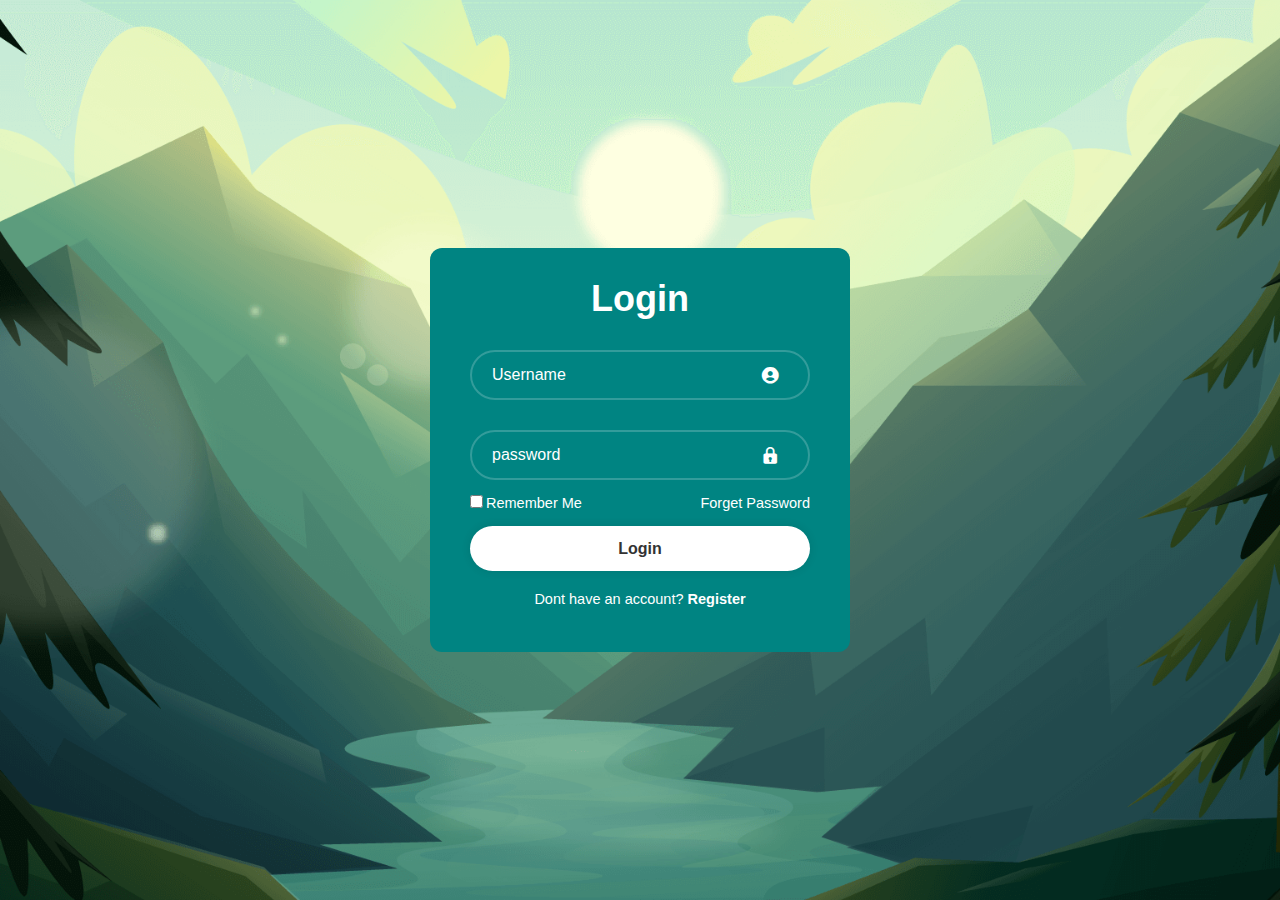
<file: LoginPage1/index.html>
<!DOCTYPE html>
<html lang="en">
<head>
    <meta charset="UTF-8">
    <meta name="viewport" content="width=device-width, initial-scale=1.0">
    <title>Login Form</title>
    <link rel="stylesheet" href="styles.css">
    <link href='https://unpkg.com/boxicons@2.1.4/css/boxicons.min.css' rel='stylesheet'>
</head>
<body>
    <div class="wrapper">
        <form action="">
            <h1>Login</h1>
            <div class="input-box">
                <input type="text" placeholder="Username" required>
                <i class='bx bxs-user-circle' ></i>
            </div>
            <div class="input-box">
                <input type="password" placeholder="password" required>
                <i class='bx bxs-lock' ></i>
            </div>
            <div class="remember-forgot">
                <label><input type="checkbox">Remember Me</label>
                <a href="#">Forget Password</a>
            </div>
            <button type="submit" class="btn">Login</button>
            <div class="register-link">
                <p>Dont have an account? <a href="#">Register</a></p>
            </div>
        </form>
    </div>
</body>
</html>
</file>
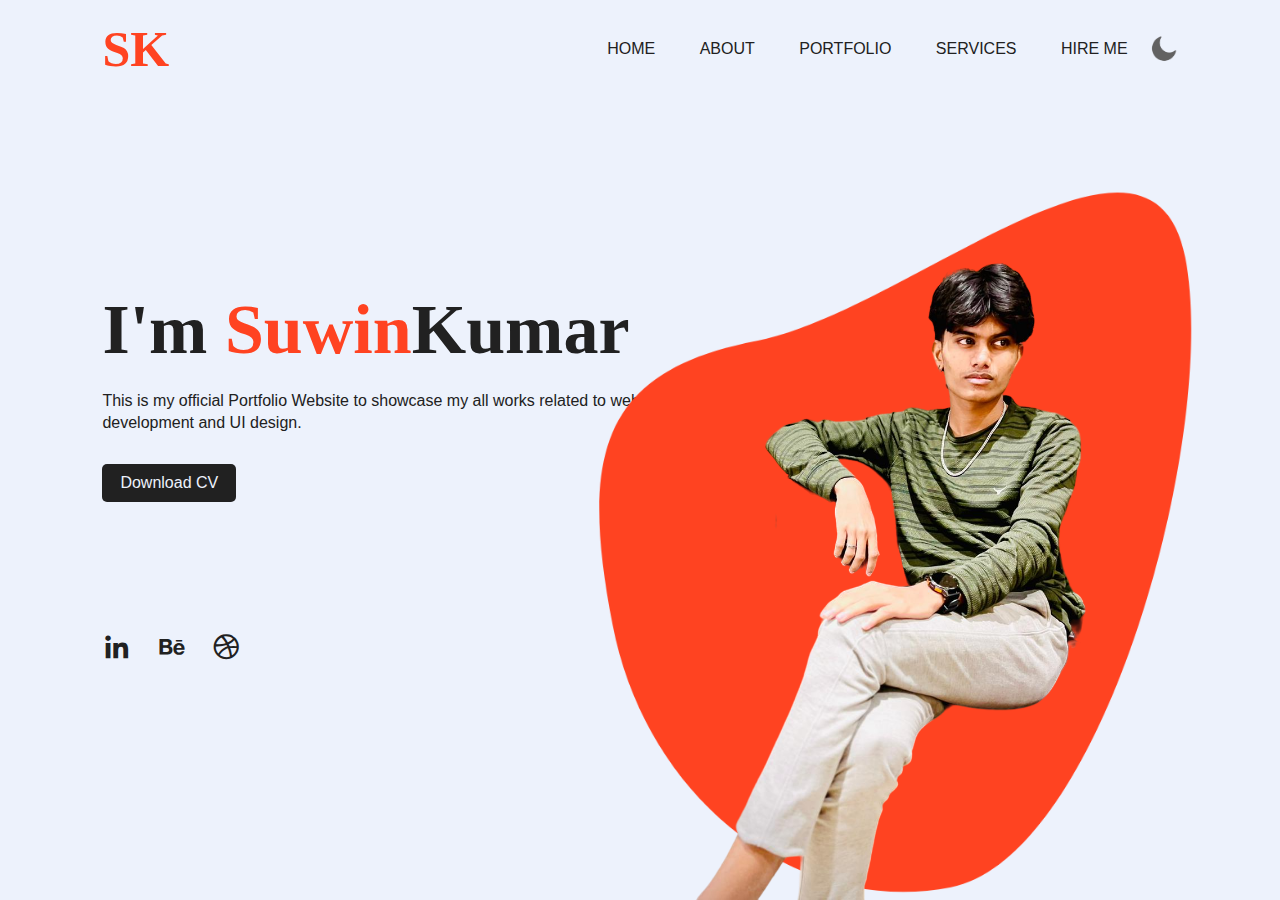
<file: PortfolioWebsite/index.html>
<!DOCTYPE html>
<html lang="en">
<head>
    <meta charset="UTF-8">
    <meta name="viewport" content="width=device-width, initial-scale=1.0">
    <title>Portfolio Website</title>
    <link rel="stylesheet" href="style.css">
    <link href='https://unpkg.com/boxicons@2.1.4/css/boxicons.min.css' rel='stylesheet'>

</head>
<body>
    <div class="hero">
        <nav>
            <h1 class="logo">SK</h1>
            <ul>
                <li><a href="">HOME</a></li>
                <li><a href="">ABOUT</a></li>
                <li><a href="">PORTFOLIO</a></li>
                <li><a href="">SERVICES</a></li>
                <li><a href="">HIRE ME</a></li>
            </ul>
            <img src="moon.png" id="icon">
        </nav>
        <div class="info">
            <h1>I'm <span>Suwin</span>Kumar</h1>
            <p>This is my official Portfolio Website to showcase my
                all works related to web<br> development and UI design.</p>
                <a href="">Download CV</a>
        </div>
        <div class="img-box">
            <img src="pattern.png" class="back-img">
            <img src="sk.png" class="main-img">
        </div>
        <div class="social-links">
            <a href=""><i class='bx bxl-linkedin'></i></i></a>
            <a href=""><i class='bx bxl-behance' ></i></i></a>
            <a href=""><i class='bx bxl-dribbble' ></i></i></a>
        </div>
    </div>
    <Script src="script.js"></Script>
</body>
</html>
</file>
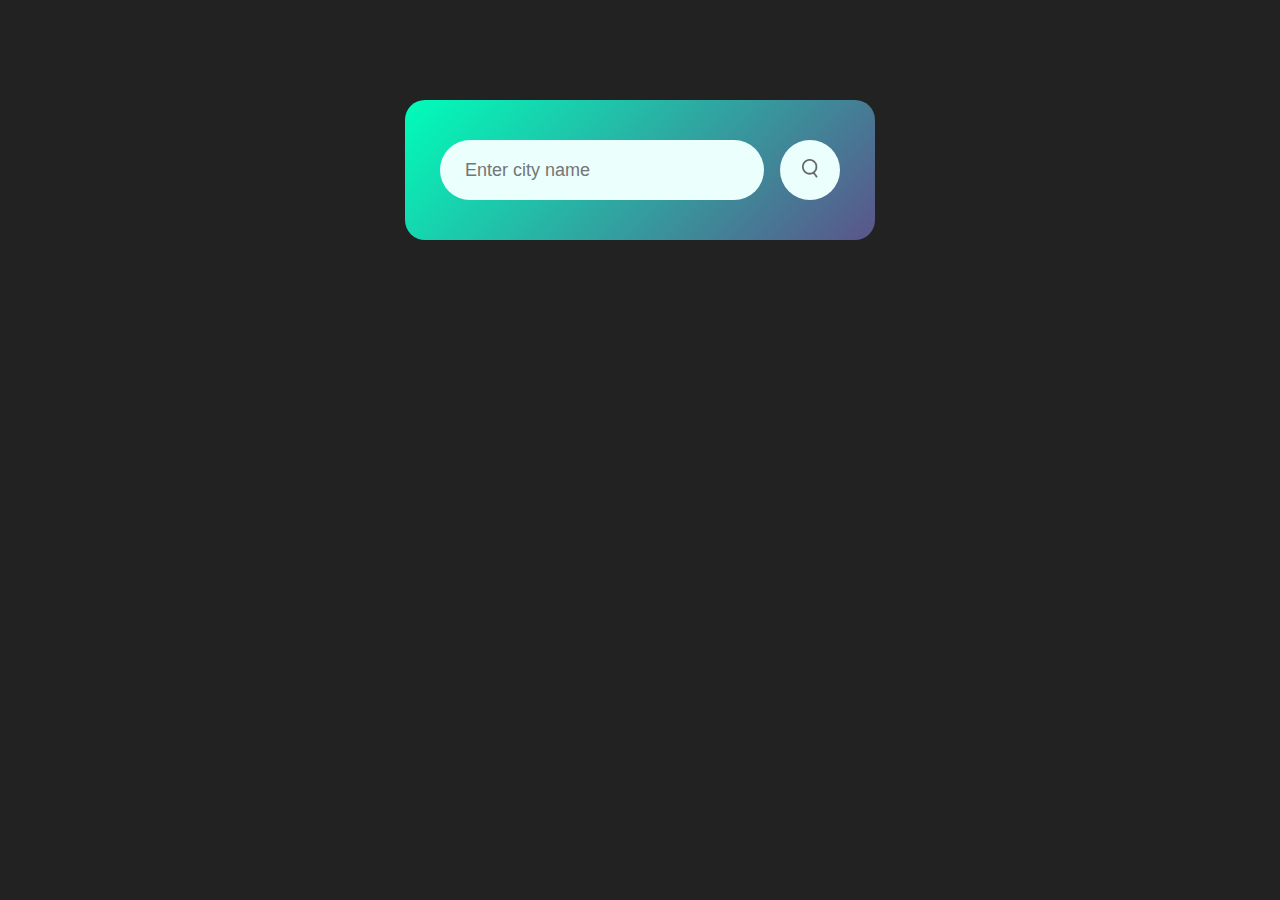
<file: WeatherApp/index.html>
<!DOCTYPE html>
<html lang="en">
<head>
    <meta charset="UTF-8">
    <meta name="viewport" content="width=device-width, initial-scale=1.0">
    <title>Weather App</title>
    <link rel="stylesheet" href="style.css">
</head>
<body>
    <div class="card">
        <div class="search">
            <input type="text" placeholder="Enter city name" spellcheck="false">
            <button><img src="search.png"></button>
        </div>
        <div class="error">
            <p>Invalid city name</p>
        </div>
        <div class="weather">
            <img src="rain.png" class="weather-icon">
            <h1 class="temp">22°C</h1>
            <h2 class="city">New York</h2>
            <div class="details">
                <div class="col">
                    <img src="humidity.png">
                    <div>
                        <p class="humidity">50%</p>
                        <p>Humidity</p>
                    </div>
                </div>
                <div class="col">
                    <img src="wind.png">
                    <div>
                        <p class="wind">15 km/h</p>
                        <p>Wind Speed</p>
                    </div>
                </div>
            </div>
        </div>
    </div>
    <script src="script.js"></script>
</body>
</html>
</file>
<file: LoginPage1/styles.css>
*{
    margin: 0;
    padding: 0;
    box-sizing:border-box;
    font-family: "poppins", sans-serif;
}
body{
    display: flex;
    justify-content:center;
    align-items: center;
    min-height: 100vh;
    background: url(1.png) no-repeat;
    background-size: cover;
    background-position: center;
}
.wrapper{
    width: 420px;
    background: rgb(0, 132, 130);
    color: #fff;
    border-radius: 12px;
    padding: 30px 40px;
}
.wrapper h1{
    font-size: 36px;
    text-align: center;
}
.wrapper  .input-box{
    position: relative;
    width: 100%;
    height: 50px;
    margin: 30px 0;
}
.input-box input{
    width: 100%;
    height: 100%;
    background: transparent;
    border: none;
    outline: none;
    border: 2px solid rgba(255,255,255,.2);
    border-radius: 40px;
    font-size: 16px;
    color: #fff;
    padding: 20px 45px 20px 20px;
}
.input-box input::placeholder{
    color: #fff;
}
.input-box i{
    position: absolute;
    right: 20px;
    top: 30%;
    transform: translate(-50%);
    font-size: 20px;
}
.wrapper  .remember-forgot{
    display: flex;
    justify-content: space-between;
    font-size: 14.5px;
    margin: -15px 0 15px; 
}
.remember-forgot label input{
    accent-color: #fff;
    margin-right: 3px;
}
.remember-forgot a{
    color: #fff;
    text-decoration: none;
}
.remember-forgot a:hover{
    text-decoration: underline;
}
.wrapper  .btn{
    width: 100%;
    height: 45px;
    background: #fff;
    border: none;
    outline: none;
    border-radius: 40px;
    box-shadow: 0 0 10px rgba(0,0,0,.1);
    cursor: pointer;
    font-size: 16px;
    color: #333;
    font-weight: 600;
}
.wrapper  .register-link{
    font-size: 14.5px;
    text-align: center;
    margin: 20px 0 15px;
}
.register-link p a{
    color: #fff;
    text-decoration: none;
    font-weight: 600;
}
.register-link p a:hover{
    text-decoration: underline;
}
</file>
<file: PortfolioWebsite/style.css>
*{
    margin: 0;
    padding: 0;
}
:root{
    --primary-color: #edf2fc;
    --seconary-color: #212121;
}
.dark-theme{
    --primary-color: #000106;
    --seconary-color: #fff;
}
#icon{
    width: 30px;
    cursor: pointer;
}
nav ul{
    flex: 1;
    text-align: right;
}
.hero{
    height: 100vh;
    width: 100%;
    background: var(--primary-color);
    font-family: sans-serif;
    position: relative;
}
.hero h1{
    color: #ff4321;
    font-family: 'Times New Roman', Times, serif;
    font-size: 50px;
}
nav{
    width: 84%;
    margin: auto;
    padding: 20px 0;
    display: flex;
    align-items: center;
    justify-content: space-between;
}
.logo{
    width: 100px;
    cursor: pointer;
}
nav ul li {
    display: inline-block;
    list-style: none;
    margin: 10px 20px;
}
nav ul li a{
    text-decoration: none;
    color: var(--seconary-color);
}
nav ul li a:hover{
    color: #ff4321;
}
.info{
    margin-left: 8%;
    margin-top: 15%;
}
.info h1{
    font-size: 70px;
    color: var(--seconary-color);
    margin-bottom: 20px;
}
span{
    color: #ff4321;
}
.info p{
    color: var(--seconary-color);
    line-height: 22px;
}
.info a{
    background: var(--seconary-color);
    padding: 10px 18px;
    text-decoration: none;
    color: var(--primary-color);
    display: inline-block;
    margin: 30px 0;
    border-radius: 5px;
}
.img-box{
    width: 45%;
    height: 80%;
    position: absolute;
    bottom: 0;
    right: 100px;
}
.img-box img{
    height: 100%;
    position: absolute;
    left: 50%;
    bottom: 0;
    transform: translateX(-50%);
    transition: bottom 1s, left 1s;
}
.img-box:hover .back-img{
    bottom: 40px;
}
.img-box:hover .main-img{
    left: 54%;
}
.social-links{
    margin-left: 8%;
    margin-top: 100px;
}
.social-links a{
    font-size: 30px;
    color: var(--seconary-color);
    margin-right: 20px;
}
.social-links a:hover{
    color: #ff4321;
}
</file>
<file: WeatherApp/style.css>
*{
    margin: 0;
    padding: 0;
    font-family: 'poppins', sans-serif;
    box-sizing: border-box;
}
body{
    background: #222;
}
.card{
    width: 90%;
    max-width: 470px;
    background: linear-gradient(135deg,#00feba,#5b548a);
    color: #fff;
    margin: 100px auto 0;
    border-radius: 20px;
    padding: 40px 35px;
    text-align: center;
}
.search{
    width: 100%;
    display: flex;
    align-items: center;
    justify-content: space-between;
}
.search input{
    border: 0;
    outline: 0;
    background: #ebfffc;
    color: #555;
    padding: 10px 25px;
    height: 60px;
    border-radius: 30px;
    flex: 1;
    margin-right: 16px;
    font-size: 18px;
}
.search button{
    border: 0;
    outline: 0;
    background: #ebfffc;
    border-radius: 50%;
    width: 60px;
    height: 60px;
    cursor: pointer;
}
.search button img{
    width: 16px;
}
.wether-icon{
    width: 170px;
    margin-top: 30px;
}
.wether h1{
    font-size: 80px;
    font-weight: 500;
}
.wether h1{
    font-size: 80px;
    font-weight: 500;
}
.wether h2{
    font-size: 45px;
    font-weight: 400;
    margin-top: -10px;
}
.details{
    display: flex;
    align-items: center;
    justify-content: space-between;
    padding: 0 20px;
    margin-top: 50px;
}
.col{
    display: flex;
    align-items: center;
    text-align: left;
}
.col img{
    width: 40px;
    margin-top: 10px;
}
.humidity, .wind{ 
    font-size: 28px;
    margin-top: -6px;
}
.weather{
    display: none;
}
.error{
    text-align: left;
    margin-left: 10px;
    font-size: 14px;
    margin-top: 10px;
    display: none;
}
</file>
